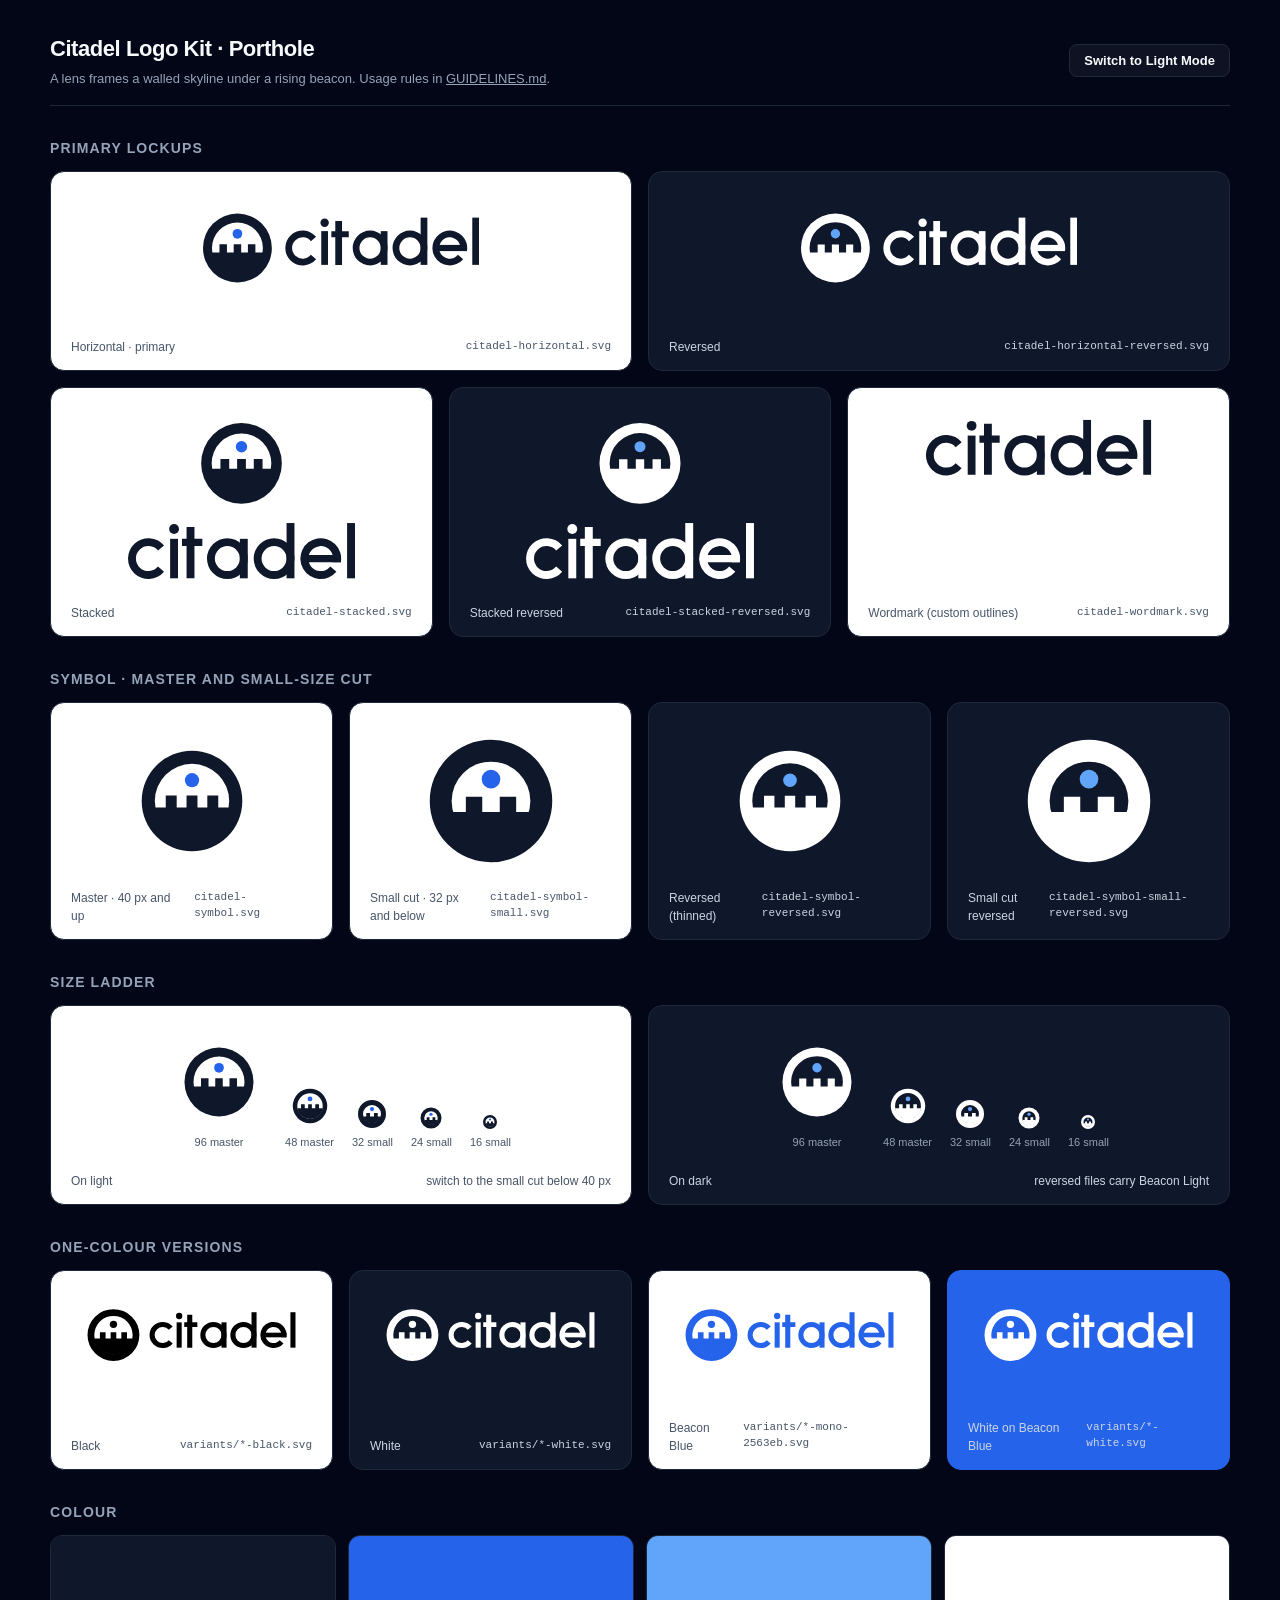
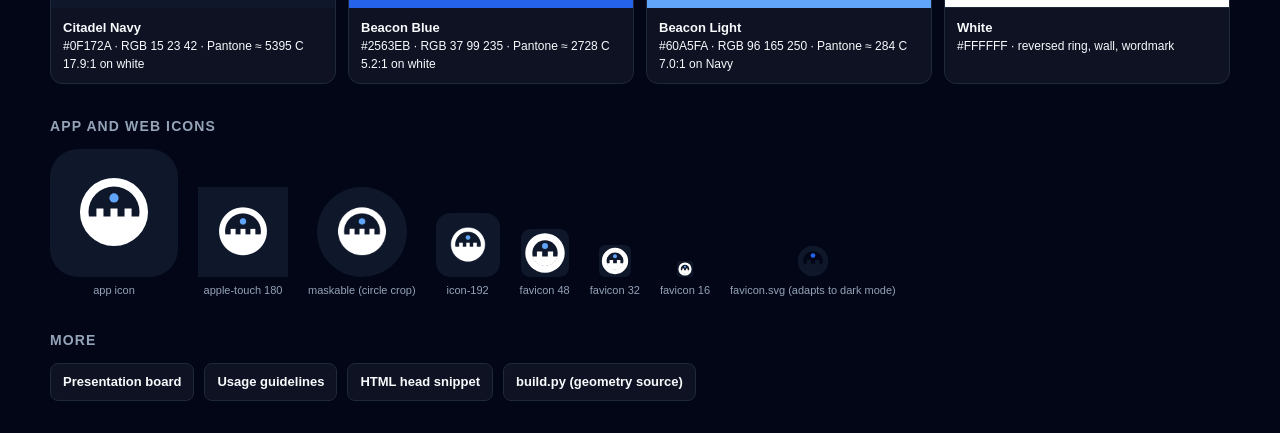
<file: Docs/assets/logo/preview.html>
<!DOCTYPE html>
<html lang="en">
<head>
  <meta charset="utf-8">
  <meta name="viewport" content="width=device-width, initial-scale=1">
  <title>Citadel Logo Kit</title>
  <link rel="icon" href="web/favicon.svg" type="image/svg+xml">
  <style>
    :root { --bg: #f8fafc; --surface: #ffffff; --border: #e2e8f0; --text: #0f172a; --muted: #475569; }
    [data-theme="dark"] { --bg: #020617; --surface: #0e1223; --border: #1e293b; --text: #f8fafc; --muted: #94a3b8; }
    * { box-sizing: border-box; }
    body { margin: 0; font-family: -apple-system, BlinkMacSystemFont, "IBM Plex Sans", "Segoe UI", sans-serif;
      background: var(--bg); color: var(--text); padding: 32px 16px; line-height: 1.5; }
    .wrap { max-width: 1180px; margin: 0 auto; }
    header { display: flex; justify-content: space-between; align-items: center; gap: 16px; margin-bottom: 8px;
      padding-bottom: 16px; border-bottom: 1px solid var(--border); }
    h1 { margin: 0; font-size: 22px; font-weight: 700; letter-spacing: -0.02em; }
    .sub { margin: 4px 0 0; font-size: 13px; color: var(--muted); }
    .sub a { color: inherit; }
    h2 { margin: 32px 0 12px; font-size: 14px; font-weight: 700; text-transform: uppercase; letter-spacing: 0.08em; color: var(--muted); }
    button { background: var(--surface); color: var(--text); border: 1px solid var(--border); border-radius: 8px;
      padding: 8px 14px; font-size: 13px; font-weight: 600; cursor: pointer; flex-shrink: 0; }
    .row { display: grid; grid-template-columns: repeat(auto-fit, minmax(260px, 1fr)); gap: 16px; }
    .panel { border: 1px solid var(--border); border-radius: 14px; padding: 28px 20px 14px; display: flex; flex-direction: column;
      align-items: center; justify-content: space-between; gap: 18px; min-height: 200px; }
    .panel img { max-width: 100%; }
    .light { background: #ffffff; } .dark { background: #0f172a; border-color: #1e293b; } .blue { background: #2563eb; border-color: #2563eb; }
    .cap { align-self: stretch; display: flex; justify-content: space-between; gap: 8px; font-size: 12px; }
    .light .cap, .light .cap code { color: #475569; } .dark .cap, .dark .cap code, .blue .cap, .blue .cap code { color: #cbd5e1; }
    code { font-family: ui-monospace, SFMono-Regular, Menlo, monospace; font-size: 11px; }
    .ladder { display: flex; align-items: flex-end; gap: 18px; flex-wrap: wrap; }
    .ladder figure { margin: 0; text-align: center; font-size: 11px; color: #475569; }
    .dark .ladder figure { color: #94a3b8; }
    .swatches { display: grid; grid-template-columns: repeat(auto-fit, minmax(200px, 1fr)); gap: 12px; }
    .sw { border-radius: 12px; overflow: hidden; border: 1px solid var(--border); background: var(--surface); }
    .sw .chip { height: 72px; }
    .sw div.t { padding: 10px 12px; font-size: 12px; }
    .sw b { display: block; font-size: 13px; }
    .icons { display: flex; flex-wrap: wrap; gap: 20px; align-items: flex-end; }
    .icons figure { margin: 0; text-align: center; font-size: 11px; color: var(--muted); }
    .links { display: flex; flex-wrap: wrap; gap: 10px; }
    .links a { color: var(--text); text-decoration: none; border: 1px solid var(--border); background: var(--surface); border-radius: 8px; padding: 8px 12px; font-size: 13px; font-weight: 600; }
  </style>
</head>
<body data-theme="dark">
  <div class="wrap">
    <header>
      <div>
        <h1>Citadel Logo Kit · Porthole</h1>
        <p class="sub">A lens frames a walled skyline under a rising beacon. Usage rules in <a href="GUIDELINES.md">GUIDELINES.md</a>.</p>
      </div>
      <button id="toggle">Switch to Light Mode</button>
    </header>

    <h2>Primary lockups</h2>
    <div class="row">
      <div class="panel light"><img src="citadel-horizontal.svg" alt="Citadel horizontal lockup" style="height:96px"><div class="cap"><span>Horizontal · primary</span><code>citadel-horizontal.svg</code></div></div>
      <div class="panel dark"><img src="citadel-horizontal-reversed.svg" alt="Citadel horizontal lockup reversed" style="height:96px"><div class="cap"><span>Reversed</span><code>citadel-horizontal-reversed.svg</code></div></div>
    </div>
    <div class="row" style="margin-top:16px">
      <div class="panel light"><img src="citadel-stacked.svg" alt="Citadel stacked lockup" style="height:170px"><div class="cap"><span>Stacked</span><code>citadel-stacked.svg</code></div></div>
      <div class="panel dark"><img src="citadel-stacked-reversed.svg" alt="Citadel stacked lockup reversed" style="height:170px"><div class="cap"><span>Stacked reversed</span><code>citadel-stacked-reversed.svg</code></div></div>
      <div class="panel light"><img src="citadel-wordmark.svg" alt="Citadel wordmark" style="height:64px"><div class="cap"><span>Wordmark (custom outlines)</span><code>citadel-wordmark.svg</code></div></div>
    </div>

    <h2>Symbol · master and small-size cut</h2>
    <div class="row">
      <div class="panel light"><img src="citadel-symbol.svg" alt="" style="height:140px"><div class="cap"><span>Master · 40 px and up</span><code>citadel-symbol.svg</code></div></div>
      <div class="panel light"><img src="citadel-symbol-small.svg" alt="" style="height:140px"><div class="cap"><span>Small cut · 32 px and below</span><code>citadel-symbol-small.svg</code></div></div>
      <div class="panel dark"><img src="citadel-symbol-reversed.svg" alt="" style="height:140px"><div class="cap"><span>Reversed (thinned)</span><code>citadel-symbol-reversed.svg</code></div></div>
      <div class="panel dark"><img src="citadel-symbol-small-reversed.svg" alt="" style="height:140px"><div class="cap"><span>Small cut reversed</span><code>citadel-symbol-small-reversed.svg</code></div></div>
    </div>

    <h2>Size ladder</h2>
    <div class="row">
      <div class="panel light"><div class="ladder">
        <figure><img src="citadel-symbol.svg" alt="" width="96"><br>96 master</figure>
        <figure><img src="citadel-symbol.svg" alt="" width="48"><br>48 master</figure>
        <figure><img src="citadel-symbol-small.svg" alt="" width="32"><br>32 small</figure>
        <figure><img src="citadel-symbol-small.svg" alt="" width="24"><br>24 small</figure>
        <figure><img src="citadel-symbol-small.svg" alt="" width="16"><br>16 small</figure>
      </div><div class="cap"><span>On light</span><span>switch to the small cut below 40 px</span></div></div>
      <div class="panel dark"><div class="ladder">
        <figure><img src="citadel-symbol-reversed.svg" alt="" width="96"><br>96 master</figure>
        <figure><img src="citadel-symbol-reversed.svg" alt="" width="48"><br>48 master</figure>
        <figure><img src="citadel-symbol-small-reversed.svg" alt="" width="32"><br>32 small</figure>
        <figure><img src="citadel-symbol-small-reversed.svg" alt="" width="24"><br>24 small</figure>
        <figure><img src="citadel-symbol-small-reversed.svg" alt="" width="16"><br>16 small</figure>
      </div><div class="cap"><span>On dark</span><span>reversed files carry Beacon Light</span></div></div>
    </div>

    <h2>One-colour versions</h2>
    <div class="row">
      <div class="panel light"><img src="variants/citadel-horizontal-black.svg" alt="" style="height:72px"><div class="cap"><span>Black</span><code>variants/*-black.svg</code></div></div>
      <div class="panel dark"><img src="variants/citadel-horizontal-white.svg" alt="" style="height:72px"><div class="cap"><span>White</span><code>variants/*-white.svg</code></div></div>
      <div class="panel light"><img src="variants/citadel-horizontal-mono-2563eb.svg" alt="" style="height:72px"><div class="cap"><span>Beacon Blue</span><code>variants/*-mono-2563eb.svg</code></div></div>
      <div class="panel blue"><img src="variants/citadel-horizontal-white.svg" alt="" style="height:72px"><div class="cap"><span>White on Beacon Blue</span><code>variants/*-white.svg</code></div></div>
    </div>

    <h2>Colour</h2>
    <div class="swatches">
      <div class="sw"><div class="chip" style="background:#0f172a"></div><div class="t"><b>Citadel Navy</b>#0F172A · RGB 15 23 42 · Pantone ≈ 5395 C<br>17.9:1 on white</div></div>
      <div class="sw"><div class="chip" style="background:#2563eb"></div><div class="t"><b>Beacon Blue</b>#2563EB · RGB 37 99 235 · Pantone ≈ 2728 C<br>5.2:1 on white</div></div>
      <div class="sw"><div class="chip" style="background:#60a5fa"></div><div class="t"><b>Beacon Light</b>#60A5FA · RGB 96 165 250 · Pantone ≈ 284 C<br>7.0:1 on Navy</div></div>
      <div class="sw"><div class="chip" style="background:#ffffff;border-bottom:1px solid var(--border)"></div><div class="t"><b>White</b>#FFFFFF · reversed ring, wall, wordmark</div></div>
    </div>

    <h2>App and web icons</h2>
    <div class="icons">
      <figure><img src="citadel-app-icon.svg" alt="" width="128"><br>app icon</figure>
      <figure><img src="web/apple-touch-icon.png" alt="" width="90"><br>apple-touch 180</figure>
      <figure><img src="web/maskable-512.png" alt="" width="90" style="border-radius:50%"><br>maskable (circle crop)</figure>
      <figure><img src="web/icon-192.png" alt="" width="64"><br>icon-192</figure>
      <figure><img src="web/favicon-48.png" alt="" width="48"><br>favicon 48</figure>
      <figure><img src="web/favicon-32.png" alt="" width="32"><br>favicon 32</figure>
      <figure><img src="web/favicon-16.png" alt="" width="16"><br>favicon 16</figure>
      <figure><img src="web/favicon.svg" alt="" width="32"><br>favicon.svg (adapts to dark mode)</figure>
    </div>

    <h2>More</h2>
    <div class="links">
      <a href="board/presentation.html">Presentation board</a>
      <a href="GUIDELINES.md">Usage guidelines</a>
      <a href="web/head-snippet.html">HTML head snippet</a>
      <a href="build.py">build.py (geometry source)</a>
    </div>
  </div>
  <script>
    const btn = document.getElementById('toggle');
    btn.addEventListener('click', () => {
      const dark = document.body.dataset.theme === 'dark';
      document.body.dataset.theme = dark ? 'light' : 'dark';
      btn.textContent = dark ? 'Switch to Dark Mode' : 'Switch to Light Mode';
    });
  </script>
</body>
</html>
</file>
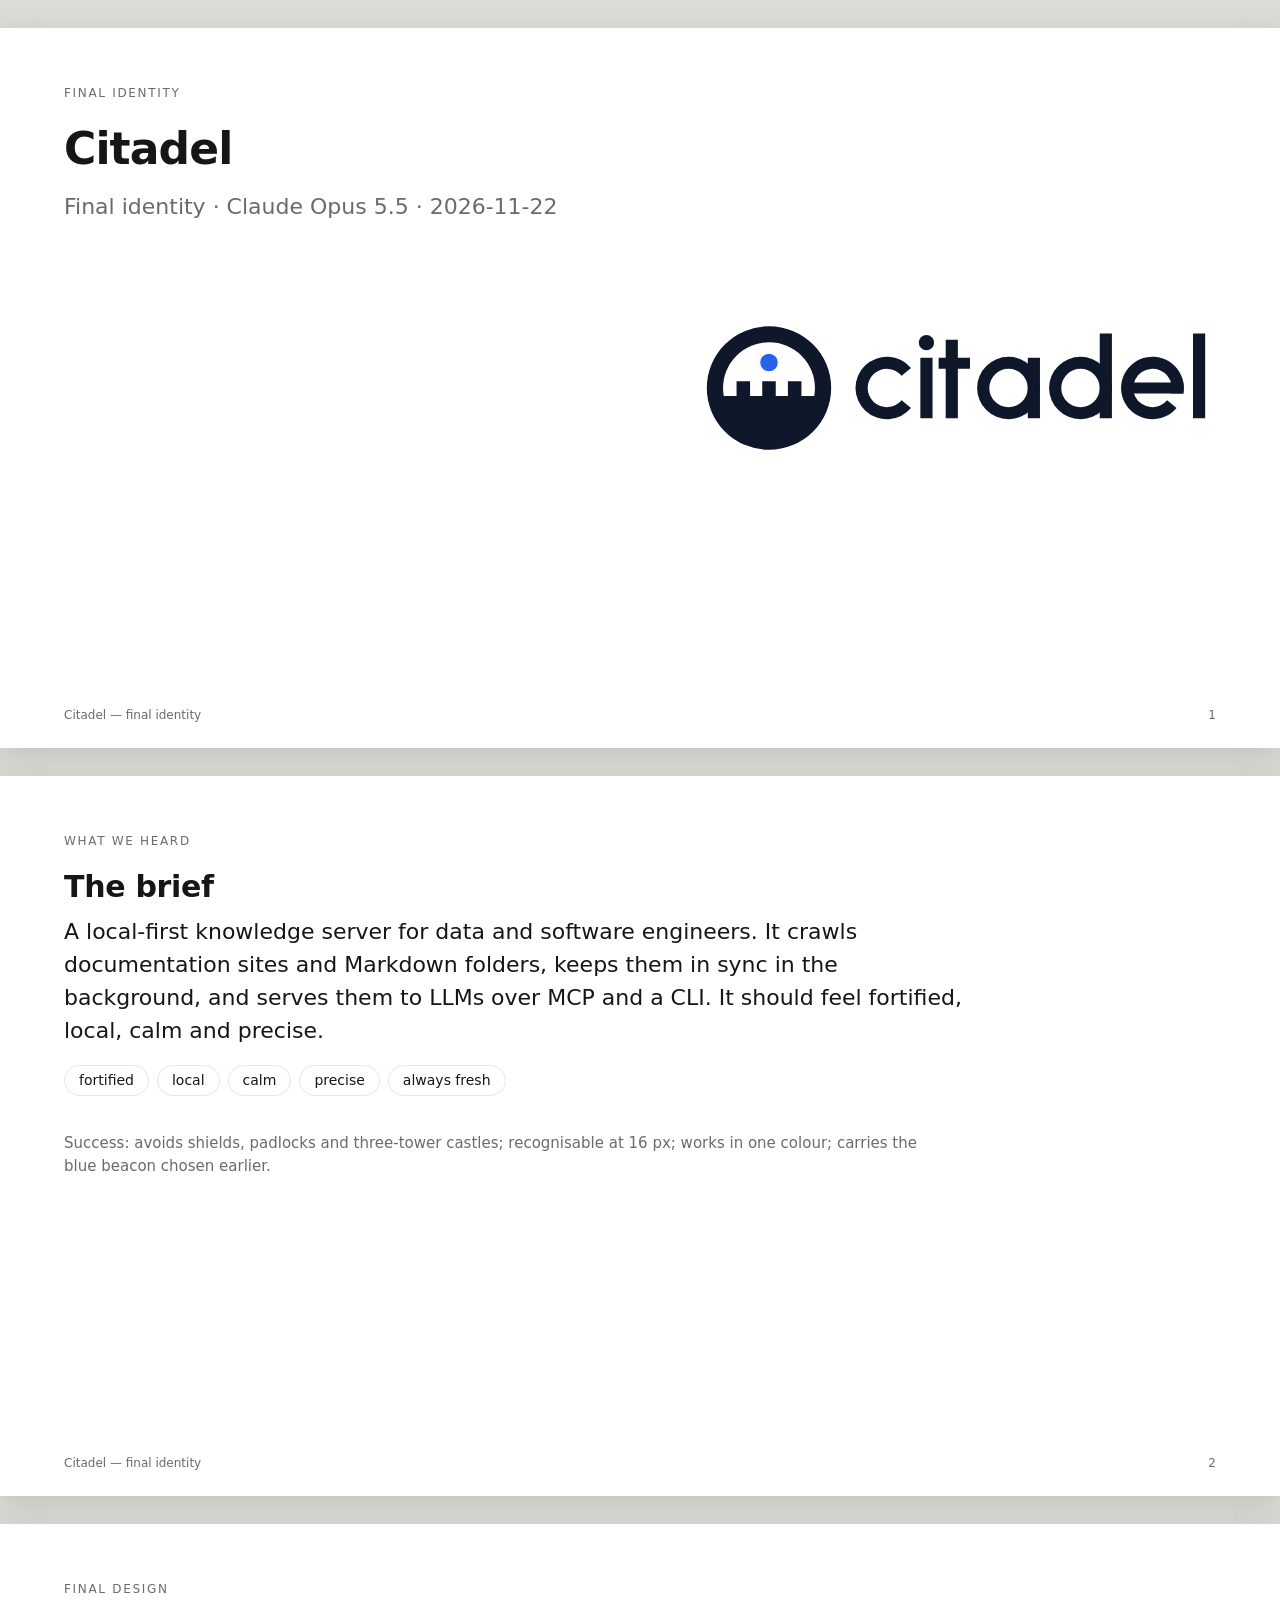
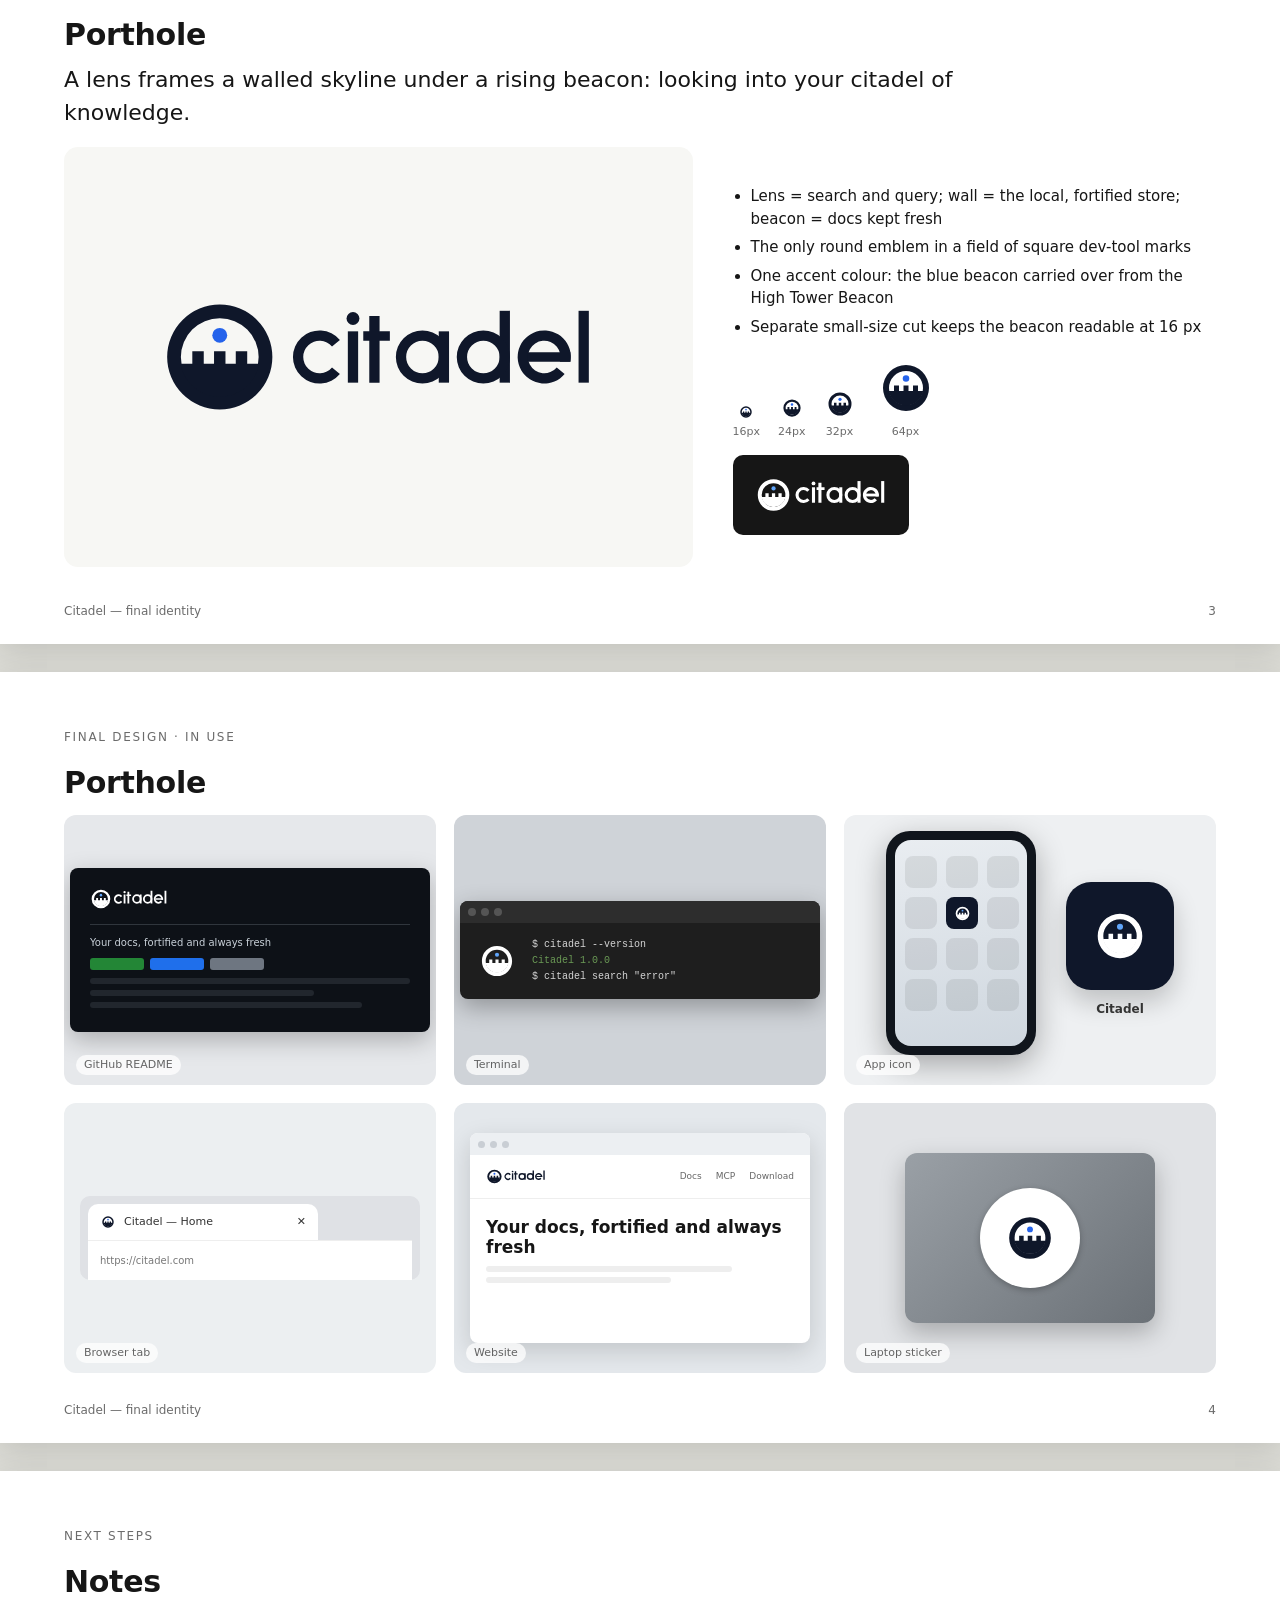
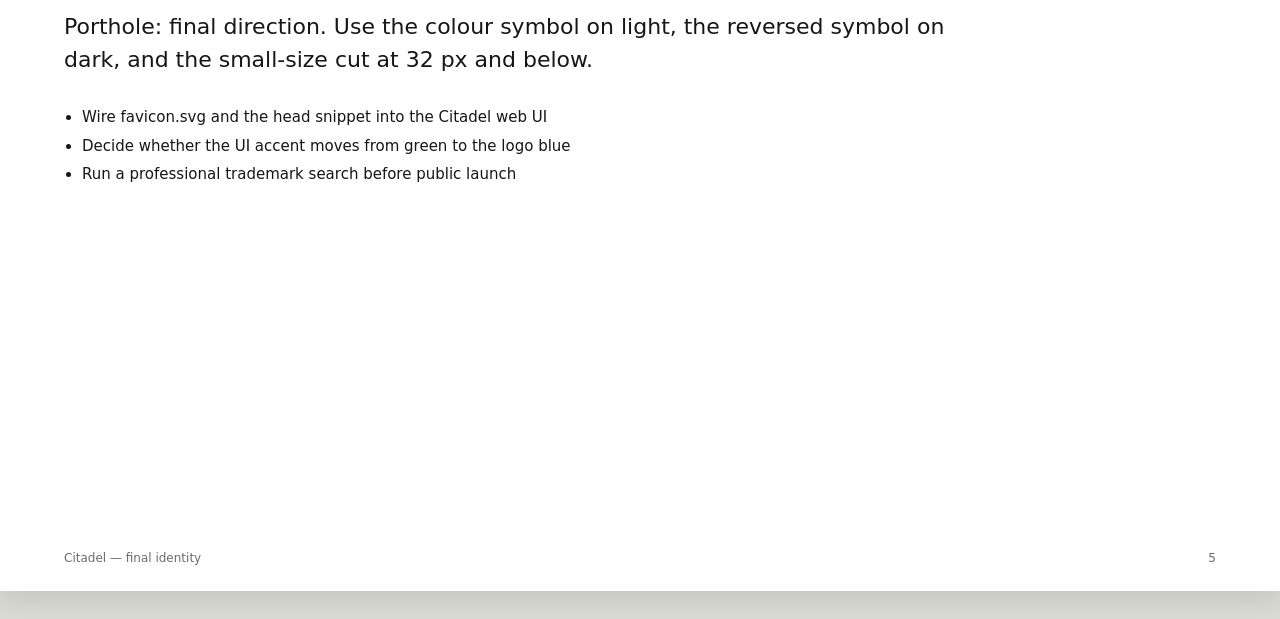
<file: Docs/assets/logo/board/presentation.html>
<!doctype html><html lang='en'><head><meta charset='utf-8'><title>Citadel — final identity</title><style>
:root{--ink:#161616;--muted:#6b6b6b;--line:#e6e6e2;--paper:#f7f7f4}
*{box-sizing:border-box}body{margin:0;background:#dcdcd6;font:15px/1.5 system-ui,-apple-system,Segoe UI,sans-serif;color:var(--ink)}
.slide{width:1280px;min-height:720px;margin:28px auto;background:#fff;box-shadow:0 8px 30px rgba(0,0,0,.12);padding:56px 64px 70px;position:relative;overflow:hidden}
.slide h1{font-size:44px;margin:0 0 8px;letter-spacing:-.02em}.slide h2{font-size:30px;margin:0 0 6px;letter-spacing:-.01em}
.kicker{font-size:12px;letter-spacing:.14em;text-transform:uppercase;color:var(--muted);margin-bottom:14px}
.idea{font-size:22px;max-width:900px;margin:6px 0 18px}.muted{color:var(--muted)}
.foot{position:absolute;left:64px;right:64px;bottom:24px;display:flex;justify-content:space-between;font-size:12px;color:var(--muted)}
.hero{display:grid;grid-template-columns:1.3fr 1fr;gap:40px;align-items:center}
.stage{height:420px;background:var(--paper);border-radius:14px;display:flex;align-items:center;justify-content:center}
.stage img{max-width:70%;max-height:62%}
ul.rat{padding-left:18px;margin:0}ul.rat li{margin:6px 0}
.sizes{display:flex;gap:18px;align-items:flex-end;margin-top:18px}.sizes div{display:flex;flex-direction:column;align-items:center;gap:4px;font-size:11px;color:var(--muted)}
.rev{background:#161616;border-radius:10px;padding:18px 22px;display:inline-flex;margin-top:14px}
.mock{display:grid;grid-template-columns:repeat(3,1fr);gap:18px;margin-top:10px}
.m{height:270px;border-radius:12px;overflow:hidden;position:relative;display:flex;align-items:center;justify-content:center}
.m .lbl{position:absolute;left:12px;bottom:10px;font-size:11px;color:rgba(0,0,0,.6);background:rgba(255,255,255,.75);padding:2px 8px;border-radius:20px}
.bc{width:250px;height:143px;background:#fff;border-radius:5px;box-shadow:0 10px 26px rgba(0,0,0,.22);padding:16px;display:flex;flex-direction:column;justify-content:space-between;transform:translate(-50px,-38px) rotate(-4deg)}
.bc2{position:absolute;width:250px;height:143px;border-radius:5px;transform:translate(70px,52px) rotate(6deg);box-shadow:0 10px 26px rgba(0,0,0,.25);display:flex;align-items:center;justify-content:center}
.bc .t{font-size:9px;line-height:1.5;color:#333}
.phone{width:150px;height:224px;margin-bottom:14px;border-radius:24px;background:#10151c;padding:9px;box-shadow:0 10px 30px rgba(0,0,0,.3)}
.screen{width:100%;height:100%;border-radius:16px;background:linear-gradient(170deg,#e9edf1,#cfd7df);display:grid;grid-template-columns:repeat(3,1fr);gap:9px;padding:16px 10px;align-content:start}
.ai{width:32px;height:32px;border-radius:8px;background:rgba(0,0,0,.08);justify-self:center}
.bigapp{display:flex;flex-direction:column;align-items:center;gap:10px;font-size:12px;font-weight:600;color:#333;margin-left:30px}
.bigapp .bi{width:108px;height:108px;border-radius:25px;display:flex;align-items:center;justify-content:center;box-shadow:0 12px 26px rgba(0,0,0,.2)}
.web{width:340px;height:210px;background:#fff;border-radius:8px;box-shadow:0 8px 24px rgba(0,0,0,.15);overflow:hidden}
.web .bar{height:22px;background:#eceff2;display:flex;gap:5px;align-items:center;padding:0 8px}.web .bar i{width:7px;height:7px;border-radius:50%;background:#c9ced4}
.web .nav{height:44px;display:flex;align-items:center;padding:0 16px;gap:14px;font-size:9px;color:#666;border-bottom:1px solid #eee}
.web .hero2{padding:18px 16px}.web .hero2 b{display:block;font-size:17px;line-height:1.2;margin-bottom:8px}.web .hero2 span{display:block;height:6px;background:#eee;border-radius:3px;margin:5px 0;width:80%}
.sign{width:300px;height:190px;background:linear-gradient(#8c8f93,#6f7276);display:flex;flex-direction:column;align-items:center;padding-top:18px}
.sign .board{width:230px;height:74px;border-radius:6px;display:flex;align-items:center;justify-content:center;box-shadow:0 6px 16px rgba(0,0,0,.3)}
.sign .door{width:80px;height:80px;margin-top:18px;background:#3d4146;border-radius:3px 3px 0 0}
.tote{width:180px;height:210px;background:#efe7d8;border-radius:4px 4px 10px 10px;position:relative;display:flex;align-items:center;justify-content:center;box-shadow:0 8px 20px rgba(0,0,0,.15);margin-top:40px}
.tote:before{content:"";position:absolute;top:-46px;left:50%;transform:translateX(-50%);width:84px;height:70px;border:9px solid #e3d8c3;border-bottom:none;border-radius:50px 50px 0 0}
.social{width:300px;background:#fff;border-radius:12px;box-shadow:0 8px 24px rgba(0,0,0,.14);overflow:hidden}
.social .cover{height:70px}.social .av{width:74px;height:74px;border-radius:50%;background:#fff;border:4px solid #fff;margin:-38px 0 0 16px;display:flex;align-items:center;justify-content:center;box-shadow:0 2px 8px rgba(0,0,0,.12);overflow:hidden}
.social .meta{padding:8px 16px 16px;font-size:11px;color:#555}.social .meta b{font-size:14px;color:#111;display:block}
.cup{position:relative;width:150px;height:200px;margin-top:30px}
.cup .body{position:absolute;inset:0;background:#f4f1ea;clip-path:polygon(0 0,100% 0,86% 100%,14% 100%);display:flex;align-items:center;justify-content:center;box-shadow:inset -18px 0 24px rgba(0,0,0,.06)}
.cup .lid{position:absolute;left:-8px;right:-8px;top:-22px;height:24px;border-radius:8px 8px 3px 3px;background:#2b2b2b}
.cup .sleeve{position:absolute;left:6%;right:6%;top:36%;height:34%;clip-path:polygon(0 0,100% 0,96% 100%,4% 100%);display:flex;align-items:center;justify-content:center}
.bag{position:relative;width:170px;height:230px;background:#e9e2d6;border-radius:6px 6px 10px 10px;box-shadow:0 12px 26px rgba(0,0,0,.2);display:flex;flex-direction:column;align-items:center;padding-top:38px;gap:14px}
.bag:before{content:"";position:absolute;top:0;left:0;right:0;height:22px;background:repeating-linear-gradient(90deg,rgba(0,0,0,.08) 0 4px,transparent 4px 8px);border-radius:6px 6px 0 0}
.bag .label{width:118px;height:118px;border-radius:50%;background:#fff;display:flex;align-items:center;justify-content:center}
.bag .t{font-size:8px;letter-spacing:.14em;color:#555;text-transform:uppercase;padding:0 12px;text-align:center;line-height:1.4}
.sbag{position:relative;width:180px;height:210px;box-shadow:0 12px 26px rgba(0,0,0,.2);display:flex;align-items:center;justify-content:center;margin-top:30px}
.sbag:before{content:"";position:absolute;top:-40px;left:50%;transform:translateX(-50%);width:70px;height:56px;border:5px solid #333;border-bottom:none;border-radius:40px 40px 0 0}
.box{width:220px;height:150px;background:#f3efe6;box-shadow:14px 14px 0 rgba(0,0,0,.08),0 12px 26px rgba(0,0,0,.18);display:flex;align-items:center;justify-content:center;border-top:14px solid rgba(0,0,0,.06)}
.readme{width:360px;background:#0d1117;border-radius:8px;box-shadow:0 8px 24px rgba(0,0,0,.25);padding:18px 20px;color:#c9d1d9;font-size:10px}
.readme .rh{display:flex;align-items:center;gap:10px;border-bottom:1px solid #30363d;padding-bottom:12px;margin-bottom:10px}
.readme .badges{display:flex;gap:6px;margin:8px 0}.readme .badges i{display:block;width:54px;height:12px;border-radius:3px;background:#238636}.readme .badges i:nth-child(2){background:#1f6feb}.readme .badges i:nth-child(3){background:#6e7681}
.readme .ln{height:6px;background:#21262d;border-radius:3px;margin:6px 0}
.term{width:360px;background:#1e1e1e;border-radius:8px;box-shadow:0 8px 24px rgba(0,0,0,.3);overflow:hidden;font:10px/1.6 ui-monospace,Menlo,monospace;color:#d4d4d4}
.term .tb{height:22px;background:#2d2d2d;display:flex;gap:5px;align-items:center;padding:0 8px}.term .tb i{width:8px;height:8px;border-radius:50%;background:#555}
.term .tbody{padding:14px 16px;display:flex;gap:14px;align-items:center}
.sticker{width:250px;height:170px;background:linear-gradient(135deg,#9aa0a6,#6b7177);border-radius:12px;display:flex;align-items:center;justify-content:center;box-shadow:0 10px 24px rgba(0,0,0,.25)}
.sticker .s{width:100px;height:100px;border-radius:50%;background:#fff;display:flex;align-items:center;justify-content:center;box-shadow:0 2px 6px rgba(0,0,0,.25)}
.shirt{width:210px;height:220px;display:flex;align-items:center;justify-content:center;position:relative}
.shirt svg{position:absolute;inset:0}
.badge{width:170px;height:235px;background:#fff;border-radius:10px;box-shadow:0 10px 24px rgba(0,0,0,.2);display:flex;flex-direction:column;align-items:center;padding:20px 14px;gap:14px;position:relative;margin-top:30px}
.badge:before{content:"";position:absolute;top:-60px;left:50%;width:22px;height:62px;transform:translateX(-50%)}
.badge .hole{width:40px;height:8px;border-radius:4px;background:#ddd}.badge .nm{font-size:15px;font-weight:600}.badge .rl{font-size:10px;color:#777}
.pcard{position:relative;width:300px;height:189px;border-radius:14px;box-shadow:0 14px 30px rgba(0,0,0,.28);font:600 12px ui-monospace,Menlo,monospace}
.pcard .chip{position:absolute;left:22px;top:76px;width:40px;height:30px;border-radius:6px;background:linear-gradient(135deg,#e9d8a6,#c9a95c)}
.pcard .num{position:absolute;left:22px;top:122px;letter-spacing:.12em;font-size:14px}
.pcard .holder{position:absolute;left:22px;bottom:18px;font-size:10px;letter-spacing:.14em;opacity:.85}
.pcard .brandline{position:absolute;right:20px;bottom:16px;font:700 13px system-ui,sans-serif;opacity:.9}
.tabbar{width:340px;background:#dfe1e5;border-radius:10px;padding:8px 8px 0}
.tab{width:230px;height:36px;background:#fff;border-radius:10px 10px 0 0;display:flex;align-items:center;gap:8px;padding:0 12px;font-size:11px;color:#333}
.addr{height:40px;background:#fff;display:flex;align-items:center;padding:0 12px;font-size:10px;color:#777;border-top:1px solid #eee}
.cmp{display:grid;gap:22px;margin-top:20px}.cmp .c{background:var(--paper);border-radius:12px;padding:22px;display:flex;flex-direction:column;align-items:center;gap:12px}
.cmp img{max-height:120px;max-width:80%}
img.g{filter:grayscale(1)}img.w{filter:brightness(0) invert(1)}img.k{filter:brightness(0)}
.adj span{display:inline-block;border:1px solid var(--line);border-radius:20px;padding:4px 14px;margin:0 8px 8px 0;font-size:14px}
</style></head><body><section class="slide"><div class="kicker">Final identity</div>
<h1>Citadel</h1><p class="idea muted">Final identity · Claude Opus 5.5 · 2026-11-22</p>
<div style="position:absolute;right:64px;top:50%;transform:translateY(-50%);width:520px;height:300px;display:flex;align-items:center;justify-content:center"><img class="" src="[data-uri]" style="max-width:100%;max-height:100%"></div><p class="muted" style="max-width:720px;margin-top:120px"></p><div class="foot"><span>Citadel — final identity</span><span>1</span></div></section><section class="slide"><div class="kicker">What we heard</div><h2>The brief</h2>
<p class="idea">A local-first knowledge server for data and software engineers. It crawls documentation sites and Markdown folders, keeps them in sync in the background, and serves them to LLMs over MCP and a CLI. It should feel fortified, local, calm and precise.</p><div class="adj"><span>fortified</span><span>local</span><span>calm</span><span>precise</span><span>always fresh</span></div>
<p class="muted" style="margin-top:28px;max-width:860px">Success: avoids shields, padlocks and three-tower castles; recognisable at 16 px; works in one colour; carries the blue beacon chosen earlier.</p><div class="foot"><span>Citadel — final identity</span><span>2</span></div></section><section class="slide"><div class="kicker">Final design</div><h2>Porthole</h2>
<p class="idea">A lens frames a walled skyline under a rising beacon: looking into your citadel of knowledge.</p>
<div class="hero"><div class="stage"><img class="" src="[data-uri]"></div>
<div><ul class="rat"><li>Lens = search and query; wall = the local, fortified store; beacon = docs kept fresh</li><li>The only round emblem in a field of square dev-tool marks</li><li>One accent colour: the blue beacon carried over from the High Tower Beacon</li><li>Separate small-size cut keeps the beacon readable at 16 px</li></ul><div class="sizes"><div><img class="" src="[data-uri]" style="height:16px">16px</div><div><img class="" src="[data-uri]" style="height:24px">24px</div><div><img class="" src="[data-uri]" style="height:32px">32px</div><div><img class="" src="[data-uri]" style="height:64px">64px</div></div><div class="rev"><img class="" src="[data-uri]" style="max-height:44px;max-width:300px"></div></div></div>
<div class="foot"><span>Citadel — final identity</span><span>3</span></div></section><section class="slide"><div class="kicker">Final design · in use</div><h2>Porthole</h2>
<div class="mock"><div class="m" style="background:#e6e8eb"><div class="readme"><div class="rh"><img class="" src="[data-uri]" style="max-height:26px;max-width:180px"></div><div>Your docs, fortified and always fresh</div><div class="badges"><i></i><i></i><i></i></div><div class="ln"></div><div class="ln" style="width:70%"></div><div class="ln" style="width:85%"></div></div><span class="lbl">GitHub README</span></div><div class="m" style="background:#cfd3d8"><div class="term"><div class="tb"><i></i><i></i><i></i></div><div class="tbody"><img class="" src="[data-uri]" style="max-height:42px;max-width:42px"><div>$ citadel --version<br><span style="color:#6a9955">Citadel 1.0.0</span><br>$ citadel search "error"</div></div></div><span class="lbl">Terminal</span></div><div class="m" style="background:#eef0f2"><div class="phone"><div class="screen"><div class="ai"></div><div class="ai"></div><div class="ai"></div><div class="ai"></div><div class="ai" style="background:#0f172a;display:flex;align-items:center;justify-content:center"><img class="" src="[data-uri]" style="max-height:19px;max-width:21px"></div><div class="ai"></div><div class="ai"></div><div class="ai"></div><div class="ai"></div><div class="ai"></div><div class="ai"></div><div class="ai"></div></div></div><div class="bigapp"><div class="bi" style="background:#0f172a"><img class="" src="[data-uri]" style="max-height:62px;max-width:70px"></div>Citadel</div><span class="lbl">App icon</span></div><div class="m" style="background:#eceff1"><div class="tabbar"><div class="tab"><img class="" src="[data-uri]" style="width:16px;height:16px;object-fit:contain">Citadel — Home<span style="margin-left:auto">✕</span></div><div class="addr">https://citadel.com</div></div><span class="lbl">Browser tab</span></div><div class="m" style="background:#e4e8ec"><div class="web"><div class="bar"><i></i><i></i><i></i></div><div class="nav"><img class="" src="[data-uri]" style="max-height:20px;max-width:110px"><span style="flex:1"></span><span>Docs</span><span>MCP</span><span>Download</span></div><div class="hero2"><b>Your docs, fortified and always fresh</b><span></span><span style="width:60%"></span></div></div><span class="lbl">Website</span></div><div class="m" style="background:#e1e3e6"><div class="sticker"><div class="s"><img class="" src="[data-uri]" style="max-height:58px;max-width:66px"></div></div><span class="lbl">Laptop sticker</span></div></div><div class="foot"><span>Citadel — final identity</span><span>4</span></div></section><section class="slide"><div class="kicker">Next steps</div><h2>Notes</h2>
<p class="idea">Porthole: final direction. Use the colour symbol on light, the reversed symbol on dark, and the small-size cut at 32 px and below.</p>
<ul class="rat" style="margin-top:30px"><li>Wire favicon.svg and the head snippet into the Citadel web UI</li><li>Decide whether the UI accent moves from green to the logo blue</li><li>Run a professional trademark search before public launch</li></ul><div class="foot"><span>Citadel — final identity</span><span>5</span></div></section></body></html>
</file>
